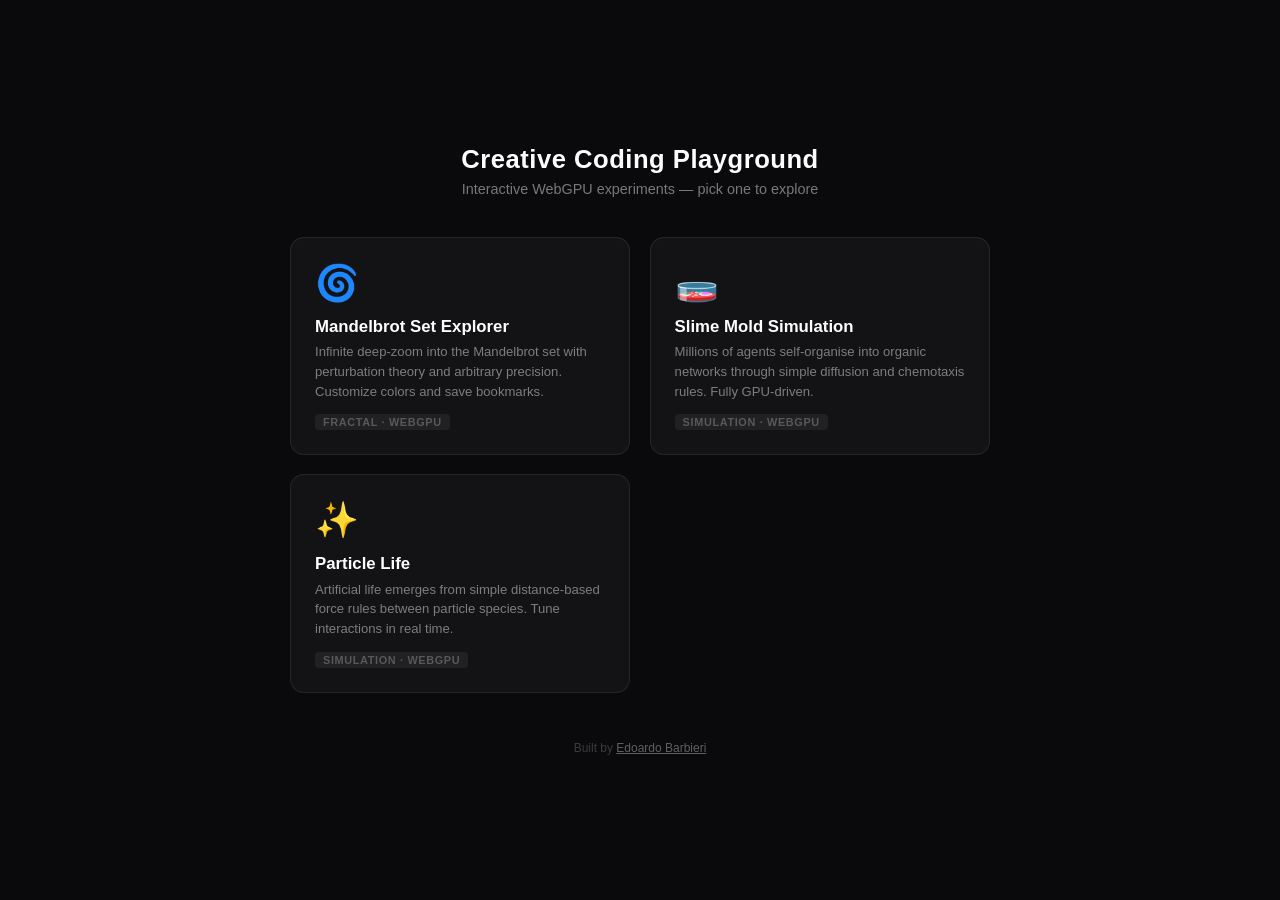
<file: index.html>
<!DOCTYPE html>
<html lang="en">
<head>
    <meta charset="UTF-8">
    <meta name="viewport" content="width=device-width, initial-scale=1.0">
    <title>Creative Coding Playground — WebGPU Experiments</title>
    <meta name="description" content="A collection of interactive creative-coding experiments running in the browser with WebGPU. Explore fractals, simulations and more.">
    <meta name="author" content="Edoardo Barbieri">
    <meta name="robots" content="index, follow">
    <link rel="canonical" href="https://edobrb.github.io/mandelbrot/">

    <!-- Open Graph -->
    <meta property="og:type" content="website">
    <meta property="og:url" content="https://edobrb.github.io/mandelbrot/">
    <meta property="og:title" content="Creative Coding Playground — WebGPU Experiments">
    <meta property="og:description" content="A collection of interactive creative-coding experiments running in the browser with WebGPU.">

    <style>
        *, *::before, *::after { margin: 0; padding: 0; box-sizing: border-box; }

        html, body {
            width: 100%; height: 100%;
            background: #0a0a0c;
            font-family: 'Segoe UI', -apple-system, BlinkMacSystemFont, Roboto, Helvetica, Arial, sans-serif;
            color: #e0e0e0;
        }

        body {
            display: flex;
            flex-direction: column;
            align-items: center;
            justify-content: center;
            min-height: 100vh;
            padding: 2rem;
        }

        h1 {
            font-size: 1.6rem;
            font-weight: 700;
            letter-spacing: 0.02em;
            margin-bottom: 0.4rem;
            color: #fff;
        }

        .subtitle {
            font-size: 0.9rem;
            color: rgba(255,255,255,0.45);
            margin-bottom: 2.5rem;
        }

        .grid {
            display: grid;
            grid-template-columns: repeat(auto-fill, minmax(280px, 1fr));
            gap: 1.2rem;
            width: 100%;
            max-width: 700px;
        }

        .card {
            display: flex;
            flex-direction: column;
            background: rgba(255,255,255,0.04);
            border: 1px solid rgba(255,255,255,0.08);
            border-radius: 14px;
            padding: 1.5rem;
            text-decoration: none;
            color: inherit;
            transition: background 0.2s, border-color 0.2s, transform 0.15s;
        }
        .card:hover {
            background: rgba(255,255,255,0.08);
            border-color: rgba(255,255,255,0.18);
            transform: translateY(-3px);
        }

        .card-icon {
            font-size: 2.2rem;
            margin-bottom: 0.8rem;
        }

        .card-title {
            font-size: 1.05rem;
            font-weight: 600;
            color: #fff;
            margin-bottom: 0.35rem;
        }

        .card-desc {
            font-size: 0.82rem;
            color: rgba(255,255,255,0.45);
            line-height: 1.5;
        }

        .card-tag {
            display: inline-block;
            margin-top: 0.8rem;
            font-size: 0.68rem;
            font-weight: 600;
            letter-spacing: 0.06em;
            text-transform: uppercase;
            color: rgba(255,255,255,0.25);
            background: rgba(255,255,255,0.06);
            border-radius: 4px;
            padding: 2px 8px;
            align-self: flex-start;
        }

        footer {
            margin-top: 3rem;
            font-size: 0.75rem;
            color: rgba(255,255,255,0.2);
        }
        footer a { color: rgba(255,255,255,0.35); }
    </style>
</head>
<body>
    <h1>Creative Coding Playground</h1>
    <p class="subtitle">Interactive WebGPU experiments — pick one to explore</p>

    <div class="grid">
        <a class="card" href="mandelbrot/index.html">
            <span class="card-icon">🌀</span>
            <span class="card-title">Mandelbrot Set Explorer</span>
            <span class="card-desc">
                Infinite deep-zoom into the Mandelbrot set with perturbation theory and arbitrary precision. Customize colors and save bookmarks.
            </span>
            <span class="card-tag">Fractal · WebGPU</span>
        </a>

        <a class="card" href="slime/index.html">
            <span class="card-icon">🧫</span>
            <span class="card-title">Slime Mold Simulation</span>
            <span class="card-desc">
                Millions of agents self-organise into organic networks through simple diffusion and chemotaxis rules. Fully GPU-driven.
            </span>
            <span class="card-tag">Simulation · WebGPU</span>
        </a>

        <a class="card" href="particlelife/index.html">
            <span class="card-icon">✨</span>
            <span class="card-title">Particle Life</span>
            <span class="card-desc">
                Artificial life emerges from simple distance-based force rules between particle species. Tune interactions in real time.
            </span>
            <span class="card-tag">Simulation · WebGPU</span>
        </a>
    </div>

    <footer>
        Built by <a href="https://github.com/edobrb">Edoardo Barbieri</a>
    </footer>
</body>
</html>
</file>
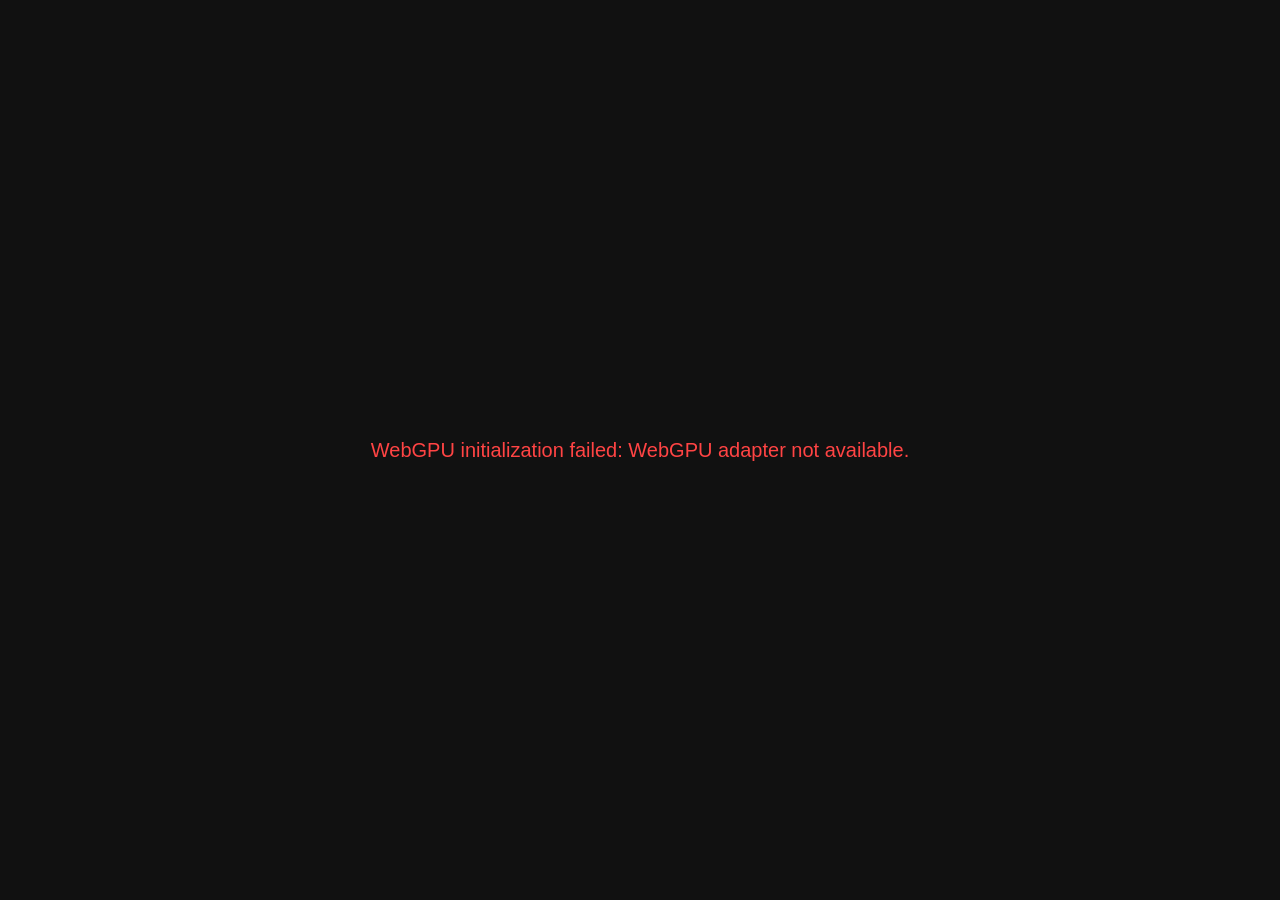
<file: mandelbrot/index.html>
<!DOCTYPE html>
<html lang="en">
<head>
    <meta charset="UTF-8">
    <meta name="viewport" content="width=device-width, initial-scale=1.0, maximum-scale=1.0, user-scalable=no">

    <title>Mandelbrot Set Explorer — Interactive Deep Zoom with WebGPU</title>
    <meta name="description" content="Explore the Mandelbrot set in real time with unlimited deep zoom. Runs entirely in your browser using WebGPU and perturbation theory for arbitrary precision. No install required.">
    <meta name="keywords" content="Mandelbrot set, fractal explorer, deep zoom, WebGPU, interactive fractal, Mandelbrot zoom, fractal viewer, complex plane, browser fractal">
    <meta name="author" content="Edoardo Barbieri">
    <meta name="robots" content="index, follow">
    <link rel="canonical" href="https://edobrb.github.io/mandelbrot/mandelbrot/">

    <!-- Open Graph -->
    <meta property="og:type" content="website">
    <meta property="og:url" content="https://edobrb.github.io/mandelbrot/mandelbrot/">
    <meta property="og:title" content="Mandelbrot Set Explorer — Interactive Deep Zoom with WebGPU">
    <meta property="og:description" content="Explore the Mandelbrot set in real time with unlimited deep zoom. Runs entirely in your browser using WebGPU and perturbation theory for arbitrary precision.">
    <meta property="og:image" content="https://edobrb.github.io/mandelbrot/screen.jpg">
    <meta property="og:image:alt" content="Deep zoom into the Mandelbrot set rendered with WebGPU">
    <meta property="og:locale" content="en_US">
    <meta property="og:site_name" content="Mandelbrot Set Explorer">

    <!-- Twitter Card -->
    <meta name="twitter:card" content="summary_large_image">
    <meta name="twitter:url" content="https://edobrb.github.io/mandelbrot/mandelbrot/">
    <meta name="twitter:title" content="Mandelbrot Set Explorer — Interactive Deep Zoom with WebGPU">
    <meta name="twitter:description" content="Explore the Mandelbrot set in real time with unlimited deep zoom. Runs entirely in your browser using WebGPU.">
    <meta name="twitter:image" content="https://edobrb.github.io/mandelbrot/screen.jpg">

    <!-- Structured data -->
    <script type="application/ld+json">
    {
      "@context": "https://schema.org",
      "@type": "WebApplication",
      "name": "Mandelbrot Set Explorer",
      "url": "https://edobrb.github.io/mandelbrot/mandelbrot/",
      "description": "Interactive Mandelbrot set explorer with unlimited deep zoom, running in the browser via WebGPU and perturbation theory.",
      "applicationCategory": "EducationalApplication",
      "operatingSystem": "Any",
      "browserRequirements": "Requires a browser with WebGPU support (Chrome 113+, Edge 113+)",
      "author": {
        "@type": "Person",
        "name": "Edoardo Barbieri"
      },
      "image": "https://edobrb.github.io/mandelbrot/screen.jpg",
      "isAccessibleForFree": true,
      "keywords": "Mandelbrot, fractal, deep zoom, WebGPU, interactive, complex plane"
    }
    </script>

    <link rel="stylesheet" href="style.css">
</head>
<body>
    <canvas id="mandelbrot-canvas"></canvas>
    <div id="error-message" class="hidden"></div>
    <div id="ui-container"></div>
    <script type="module" src="main.js"></script>
</body>
</html>
</file>
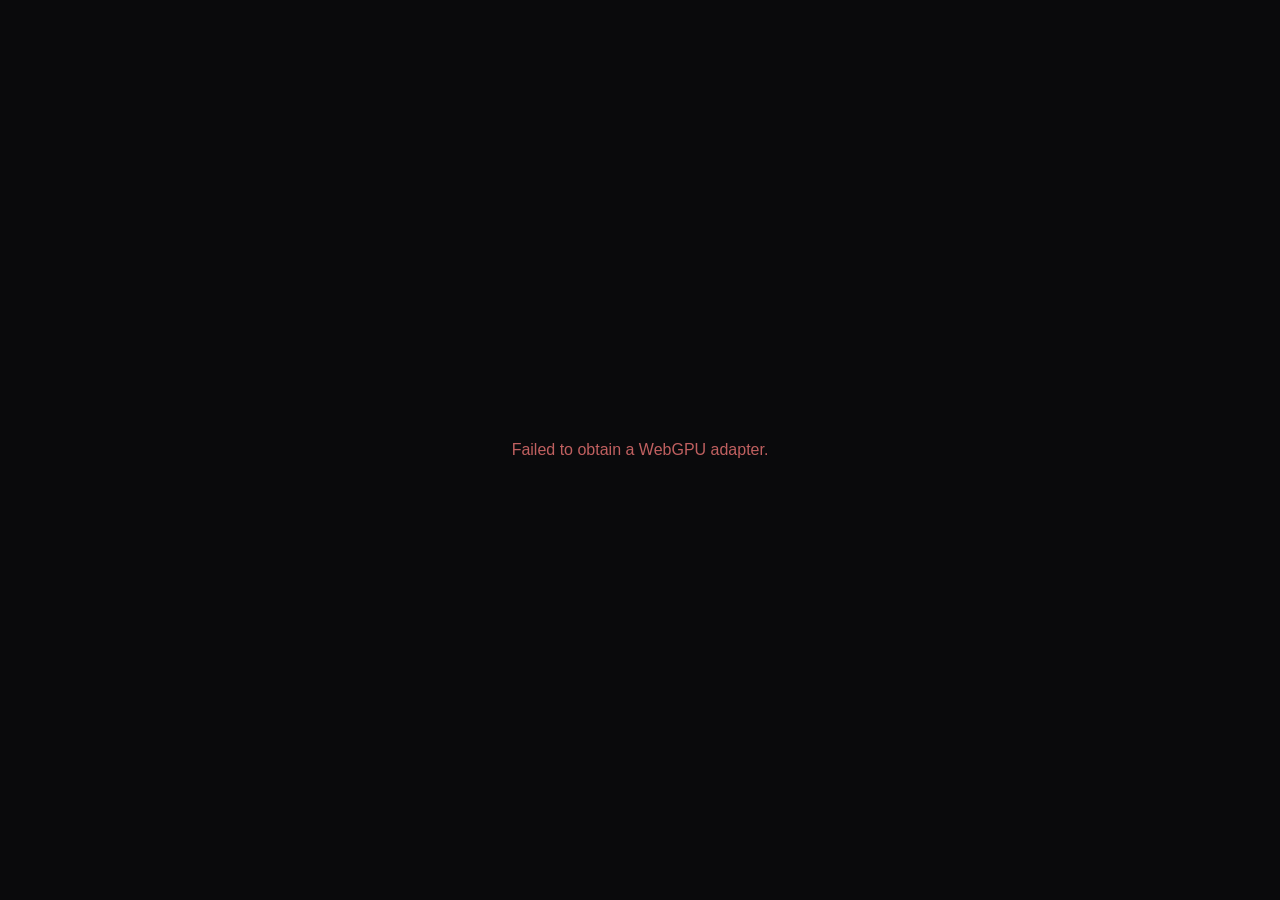
<file: particlelife/index.html>
<!DOCTYPE html>
<html lang="en">
<head>
    <meta charset="UTF-8">
    <meta name="viewport" content="width=device-width, initial-scale=1.0">
    <title>Particle Life — WebGPU</title>
    <link rel="stylesheet" href="style.css">
    <link rel="stylesheet" href="../shared/dashboard.css">
</head>
<body>
    <canvas id="particle-canvas"></canvas>
    <div id="error-message" class="hidden"></div>
    <script type="module" src="main.js"></script>
</body>
</html>
</file>
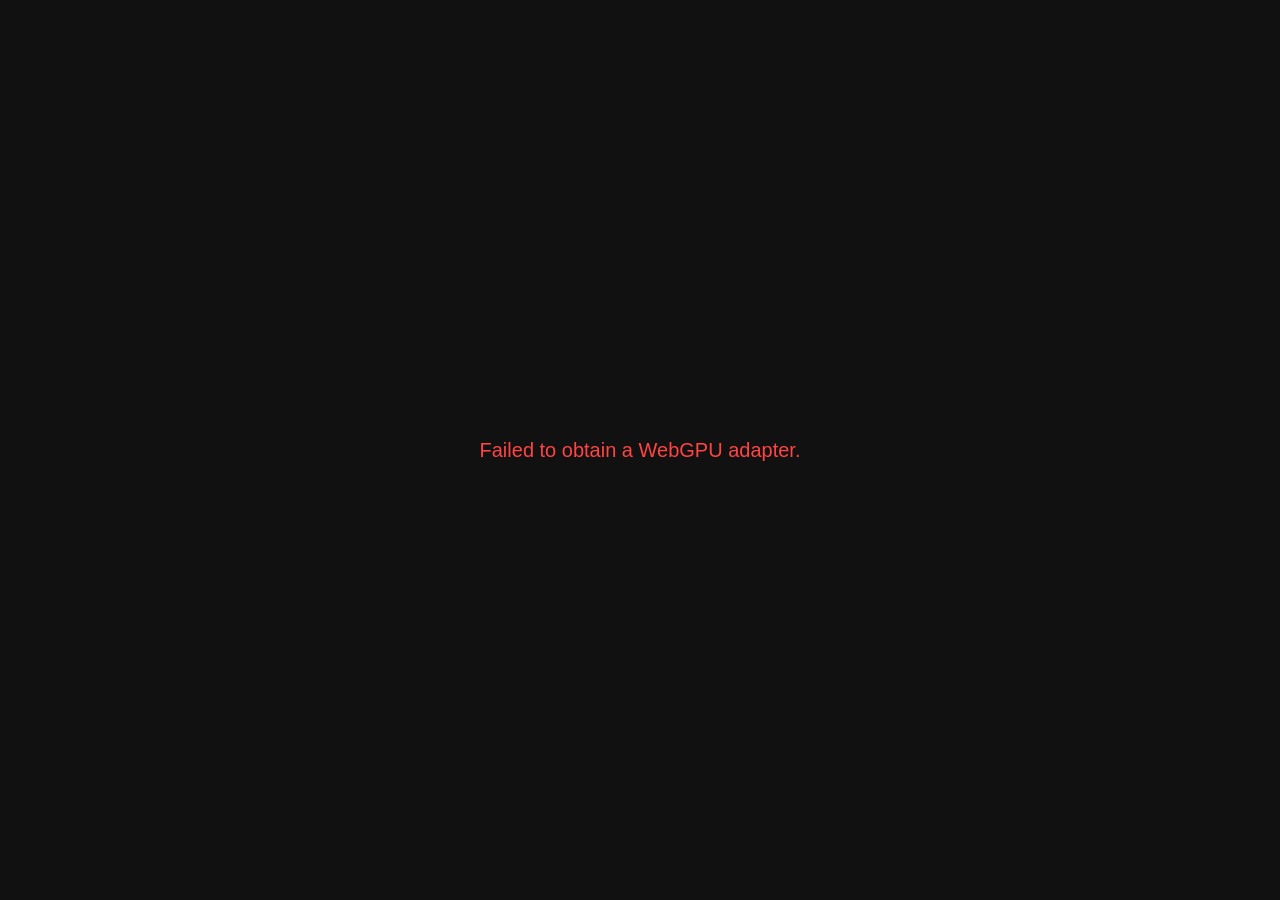
<file: slime/index.html>
<!DOCTYPE html>
<html lang="en">
<head>
    <meta charset="UTF-8">
    <meta name="viewport" content="width=device-width, initial-scale=1.0">
    <title>Slime Mold Simulation — WebGPU</title>
    <link rel="stylesheet" href="style.css">
</head>
<body>
    <canvas id="slime-canvas"></canvas>
    <div id="error-message" class="hidden"></div>
    <script type="module" src="slime.js"></script>
</body>
</html>
</file>
<file: mandelbrot/style.css>
@import url('../shared/dashboard.css');

*,
*::before,
*::after {
    margin: 0;
    padding: 0;
    box-sizing: border-box;
}

html, body {
    width: 100%;
    height: 100%;
    overflow: hidden;
    background: #000;
    font-family: 'Segoe UI', -apple-system, BlinkMacSystemFont, Roboto, Helvetica, Arial, sans-serif;
    color: #e0e0e0;
    -webkit-user-select: none;
    user-select: none;
}

/* ---------- Canvas ---------- */

#mandelbrot-canvas {
    display: block;
    width: 100%;
    height: 100%;
    cursor: crosshair;
    touch-action: none;
}

/* ---------- Error message ---------- */

#error-message {
    position: fixed;
    inset: 0;
    display: flex;
    align-items: center;
    justify-content: center;
    padding: 2rem;
    font-size: 1.25rem;
    text-align: center;
    background: #111;
    color: #f44;
    z-index: 100;
}

/* ── Bookmarks ── */

.bookmarks-list {
    margin-top: 6px;
    display: flex;
    flex-direction: column;
    gap: 4px;
}
.bookmarks-empty { font-size: 11px; color: rgba(255,255,255,0.25); padding: 4px 0; }
.bookmark-row {
    display: flex;
    align-items: center;
    gap: 6px;
    background: rgba(255,255,255,0.03);
    border: 1px solid rgba(255,255,255,0.06);
    border-radius: 6px;
    padding: 6px 8px;
    transition: background 0.1s;
}
.bookmark-row:hover { background: rgba(255,255,255,0.05); }
.bookmark-info { flex: 1; min-width: 0; }
.bookmark-name {
    font-size: 12px;
    color: #bbb;
    white-space: nowrap;
    overflow: hidden;
    text-overflow: ellipsis;
}
.bookmark-zoom {
    font-size: 10px;
    color: rgba(255,255,255,0.3);
    font-family: 'SF Mono', 'Fira Code', 'Consolas', monospace;
}

/* Help */
.dash-help {
    margin-top: 10px;
    font-size: 11px;
    color: rgba(255,255,255,0.55);
    line-height: 1.7;
}
</file>
<file: particlelife/style.css>
*, *::before, *::after { margin: 0; padding: 0; box-sizing: border-box; }
html, body {
    width: 100%;
    height: 100%;
    overflow: hidden;
    background: #000;
    font-family: 'Segoe UI', -apple-system, BlinkMacSystemFont, Roboto, Helvetica, Arial, sans-serif;
    color: #e0e0e0;
    -webkit-user-select: none;
    user-select: none;
}
#particle-canvas { width: 100%; height: 100%; display: block; }
.hidden { display: none !important; }

#error-message {
    position: fixed;
    inset: 0;
    display: flex;
    align-items: center;
    justify-content: center;
    background: #0a0a0c;
    color: #c06060;
    font-family: 'Segoe UI', -apple-system, BlinkMacSystemFont, Roboto, Helvetica, Arial, sans-serif;
    font-size: 16px;
    padding: 2rem;
    text-align: center;
    z-index: 100;
}

/* ── Bookmarks ── */

.bookmarks-list {
    margin-top: 6px;
    display: flex;
    flex-direction: column;
    gap: 4px;
}
.bookmarks-empty { font-size: 11px; color: rgba(255,255,255,0.25); padding: 4px 0; }
.bookmark-row {
    display: flex;
    align-items: center;
    gap: 6px;
    background: rgba(255,255,255,0.03);
    border: 1px solid rgba(255,255,255,0.06);
    border-radius: 6px;
    padding: 6px 8px;
    transition: background 0.1s;
}
.bookmark-row:hover { background: rgba(255,255,255,0.05); }
.bookmark-info { flex: 1; min-width: 0; }
.bookmark-name {
    font-size: 12px;
    color: #bbb;
    white-space: nowrap;
    overflow: hidden;
    text-overflow: ellipsis;
}
.bookmark-zoom {
    font-size: 10px;
    color: rgba(255,255,255,0.3);
    font-family: 'SF Mono', 'Fira Code', 'Consolas', monospace;
}
</file>
<file: shared/dashboard.css>
/* ──────────────────────────────────────────────────────────────
   dashboard.css — Shared dashboard styles for all projects.
   ────────────────────────────────────────────────────────────── */

/* ---------- Dashboard panel ---------- */

.dashboard {
    position: fixed;
    top: 12px;
    left: 12px;
    background: rgba(12, 12, 14, 0.92);
    backdrop-filter: blur(16px);
    -webkit-backdrop-filter: blur(16px);
    border: 1px solid rgba(255, 255, 255, 0.08);
    border-radius: 12px;
    padding: 16px;
    z-index: 50;
    pointer-events: auto;
    font-size: 12px;
    line-height: 1.5;
    width: 340px;
    max-height: calc(100vh - 64px);
    overflow-y: auto;
    scrollbar-width: thin;
    scrollbar-color: rgba(255,255,255,0.10) transparent;
    color: #b0b0b0;
    box-shadow: 0 8px 32px rgba(0, 0, 0, 0.4);
}
.dashboard.hidden { display: none; }

/* Dashboard header row (home button + title) */
.dash-header {
    display: flex;
    align-items: center;
    gap: 8px;
    margin: 0 0 12px;
}

.dash-home-btn {
    flex-shrink: 0;
    display: inline-flex;
    align-items: center;
    justify-content: center;
    width: 22px;
    height: 22px;
    font-size: 14px;
    color: rgba(255, 255, 255, 0.45);
    text-decoration: none;
    border-radius: 5px;
    transition: color 0.15s, background 0.15s;
}
.dash-home-btn:hover {
    color: #fff;
    background: rgba(255, 255, 255, 0.1);
}

/* Dashboard title */
.dash-title {
    font-size: 13px;
    font-weight: 700;
    color: #fff;
    margin: 0;
    padding: 0;
    letter-spacing: 0.02em;
}

/* ---------- Collapsible sections ---------- */

.dash-section-header {
    display: flex;
    align-items: center;
    justify-content: space-between;
    font-size: 10px;
    font-weight: 600;
    letter-spacing: 0.08em;
    text-transform: uppercase;
    color: rgba(255, 255, 255, 0.28);
    margin: 14px 0 8px;
    padding-bottom: 6px;
    border-bottom: 1px solid rgba(255,255,255,0.06);
    cursor: pointer;
    user-select: none;
}
.dash-section-header:hover { color: rgba(255, 255, 255, 0.5); }
.dash-chevron { font-size: 8px; }
.dash-section-body.collapsed { display: none; }

/* ---------- Stats grid ---------- */

.dash-stats {
    display: grid;
    grid-template-columns: auto 1fr;
    column-gap: 12px;
    row-gap: 4px;
    padding: 2px 0;
}
.stat-label {
    color: rgba(255, 255, 255, 0.35);
    font-size: 11px;
    white-space: nowrap;
    line-height: 1.6;
}
.stat-value {
    color: rgba(255, 255, 255, 0.65);
    font-family: 'SF Mono', 'Fira Code', 'Consolas', monospace;
    font-size: 11px;
    overflow: hidden;
    text-overflow: ellipsis;
    white-space: nowrap;
    line-height: 1.6;
}
input.stat-input {
    background: transparent;
    border: none;
    border-bottom: 1px solid rgba(255, 255, 255, 0.15);
    outline: none;
    width: 100%;
    padding: 0;
    cursor: text;
}
input.stat-input:focus {
    border-bottom-color: rgba(255, 255, 255, 0.5);
    color: #fff;
}

/* ---------- Setting rows ---------- */

.dash-row {
    display: flex;
    align-items: center;
    gap: 10px;
    margin-bottom: 8px;
}
.dash-row--wrap { flex-wrap: wrap; }
.dash-row--checkbox { margin-top: -4px; margin-bottom: 10px; }
.dash-label--minor { font-size: 10.5px; opacity: 0.7; }
.dash-checkbox { width: 13px; height: 13px; accent-color: #4a9eff; cursor: pointer; flex-shrink: 0; }

.dash-label {
    color: rgba(255, 255, 255, 0.5);
    font-size: 11.5px;
    white-space: nowrap;
    flex-shrink: 0;
    width: 120px;
}

/* ---------- Segmented control ---------- */

.seg-control {
    display: flex;
    background: rgba(255,255,255,0.04);
    border: 1px solid rgba(255,255,255,0.08);
    border-radius: 8px;
    overflow: hidden;
    padding: 3px;
    gap: 2px;
}
.seg-btn {
    flex: 1;
    background: transparent;
    border: none;
    color: rgba(255,255,255,0.4);
    font-size: 11.5px;
    padding: 6px 12px;
    cursor: pointer;
    border-radius: 6px;
    transition: background 0.15s, color 0.15s;
}
.seg-btn + .seg-btn { border-left: none; }
.seg-btn.active {
    background: rgba(255,255,255,0.14);
    color: #e8e8e8;
    box-shadow: 0 1px 4px rgba(0,0,0,0.2);
}
.seg-btn:hover:not(.active) { background: rgba(255,255,255,0.06); }

/* ---------- Slider + number group ---------- */

.dash-slider-group {
    display: flex;
    align-items: center;
    gap: 8px;
    flex: 1;
    min-width: 0;
}
.dash-slider {
    flex: 1;
    height: 3px;
    accent-color: rgba(255,255,255,0.5);
    cursor: pointer;
    min-width: 0;
}
.dash-number {
    width: 54px;
    flex-shrink: 0;
    background: rgba(255,255,255,0.05);
    border: 1px solid rgba(255,255,255,0.10);
    border-radius: 5px;
    color: #ccc;
    font-size: 11px;
    font-family: 'SF Mono', 'Fira Code', 'Consolas', monospace;
    padding: 3px 6px;
    text-align: right;
    outline: none;
    transition: border-color 0.15s;
}
.dash-number:focus { border-color: rgba(255,255,255,0.30); }

/* ---------- Generic buttons ---------- */

.dash-btn {
    background: rgba(255,255,255,0.06);
    border: 1px solid rgba(255,255,255,0.10);
    border-radius: 6px;
    color: #b0b0b0;
    font-size: 11px;
    padding: 5px 10px;
    cursor: pointer;
    white-space: nowrap;
    transition: background 0.15s, border-color 0.15s;
}
.dash-btn:hover { background: rgba(255,255,255,0.12); border-color: rgba(255,255,255,0.16); }
.dash-btn--danger { color: #c06060; border-color: rgba(200,70,70,0.18); }
.dash-btn--danger:hover { background: rgba(200,70,70,0.12); border-color: rgba(200,70,70,0.28); }
.dash-btn--go {
    padding: 5px 8px;
    color: #6bc;
    border-color: rgba(80,180,220,0.18);
    flex-shrink: 0;
}
.dash-btn--go:hover { background: rgba(80,180,220,0.10); border-color: rgba(80,180,220,0.28); }
.dash-btn--icon {
    padding: 3px 7px;
    font-size: 13px;
    line-height: 1.2;
    flex-shrink: 0;
}

/* ---------- Text input ---------- */

.dash-text-input {
    flex: 1;
    min-width: 0;
    background: rgba(255,255,255,0.05);
    border: 1px solid rgba(255,255,255,0.10);
    border-radius: 6px;
    color: #ccc;
    font-size: 12px;
    padding: 5px 8px;
    outline: none;
    transition: border-color 0.15s;
}
.dash-text-input:focus { border-color: rgba(255,255,255,0.30); }

/* ---------- Action bar ---------- */

.action-bar {
    display: flex;
    flex-wrap: wrap;
    gap: 6px;
    margin-top: 14px;
    padding-top: 10px;
    border-top: 1px solid rgba(255,255,255,0.06);
}
.action-btn { flex: 1 1 calc(50% - 3px); justify-content: center; text-align: center; }

/* ---------- Floating toggle button ---------- */

.float-toggle-btn {
    position: fixed;
    bottom: 20px;
    right: 20px;
    z-index: 60;
    width: 48px;
    height: 48px;
    border-radius: 50%;
    background: rgba(12, 12, 14, 0.92);
    backdrop-filter: blur(16px);
    -webkit-backdrop-filter: blur(16px);
    border: 1px solid rgba(255, 255, 255, 0.12);
    color: #ccc;
    font-size: 20px;
    cursor: pointer;
    display: flex;
    align-items: center;
    justify-content: center;
    transition: background 0.15s, color 0.15s, border-color 0.15s;
    touch-action: manipulation;
    box-shadow: 0 4px 16px rgba(0, 0, 0, 0.3);
}
.float-toggle-btn:hover,
.float-toggle-btn.panel-open {
    background: rgba(50, 50, 55, 0.95);
    color: #fff;
    border-color: rgba(255,255,255,0.2);
}

/* ---------- Gradient Editor ---------- */

.ge {
    margin-bottom: 4px;
}

.ge-toolbar {
    display: flex;
    align-items: center;
    justify-content: space-between;
    margin-bottom: 6px;
}

.ge-hint {
    font-size: 11px;
    color: rgba(255, 255, 255, 0.55);
    font-style: italic;
}

.ge-dice {
    padding: 2px 7px;
    font-size: 14px;
    line-height: 1;
}

.ge-track {
    cursor: crosshair;
    border-radius: 6px;
    border: 1px solid rgba(255, 255, 255, 0.08);
    overflow: visible;
}

.ge-canvas {
    display: block;
    width: 100%;
    height: 28px;
    border-radius: 5px 5px 0 0;
    pointer-events: none;
}

.ge-rail {
    position: relative;
    height: 24px;
    background: rgba(255, 255, 255, 0.025);
    border-top: 1px solid rgba(255, 255, 255, 0.05);
    border-radius: 0 0 5px 5px;
    overflow: visible;
}

.ge-handle {
    position: absolute;
    bottom: 3px;
    transform: translateX(-50%);
    width: 14px;
    height: 14px;
    background: var(--stop-color);
    border: 2px solid rgba(255, 255, 255, 0.5);
    border-radius: 50%;
    cursor: pointer;
    z-index: 5;
    transition: transform 0.12s ease, border-color 0.12s, box-shadow 0.12s;
    box-shadow: 0 1px 4px rgba(0, 0, 0, 0.45);
    touch-action: none;
    outline: none;
}

.ge-handle::before {
    content: '';
    position: absolute;
    bottom: 100%;
    left: 50%;
    transform: translateX(-50%);
    width: 2px;
    height: 5px;
    background: var(--stop-color);
    border-radius: 1px;
    opacity: 0.65;
    transition: opacity 0.12s;
}

.ge-handle:hover {
    transform: translateX(-50%) scale(1.2);
    border-color: #fff;
    box-shadow: 0 0 0 3px rgba(255, 255, 255, 0.08), 0 2px 8px rgba(0, 0, 0, 0.5);
    z-index: 10;
}
.ge-handle:hover::before { opacity: 1; }

.ge-rail--dragging .ge-handle:not(.ge-handle--dragging) {
    pointer-events: none;
}
.ge-rail--dragging .ge-handle:not(.ge-handle--dragging):hover {
    transform: translateX(-50%);
    border-color: rgba(255, 255, 255, 0.5);
    box-shadow: 0 1px 4px rgba(0, 0, 0, 0.45);
    z-index: 5;
}

.ge-handle--active {
    border-color: #fff;
    box-shadow: 0 0 0 3px rgba(255, 255, 255, 0.15), 0 2px 8px rgba(0, 0, 0, 0.5);
    z-index: 10;
}

.ge-handle--dragging {
    transform: translateX(-50%) scale(1.25);
    border-color: #fff;
    box-shadow: 0 0 0 4px rgba(255, 255, 255, 0.12), 0 3px 12px rgba(0, 0, 0, 0.6);
    z-index: 20;
    transition: none;
    cursor: ew-resize;
}

.ge-handle--endpoint {
    border-radius: 3px;
    width: 12px;
    height: 12px;
    bottom: 4px;
}

.ge-handle:focus-visible {
    box-shadow: 0 0 0 3px rgba(100, 150, 255, 0.4), 0 2px 8px rgba(0, 0, 0, 0.5);
}

.ge-editor {
    max-height: 0;
    overflow: hidden;
    opacity: 0;
    transition: max-height 0.2s ease, opacity 0.15s ease, margin 0.2s ease;
    margin-top: 0;
}

.ge-editor--open {
    max-height: 120px;
    opacity: 1;
    margin-top: 8px;
    background: rgba(255, 255, 255, 0.03);
    border: 1px solid rgba(255, 255, 255, 0.08);
    border-radius: 6px;
    padding: 8px 10px;
}

.ge-editor__header {
    display: flex;
    align-items: center;
    justify-content: space-between;
    font-size: 10px;
    font-weight: 600;
    text-transform: uppercase;
    letter-spacing: 0.05em;
    color: rgba(255, 255, 255, 0.3);
    margin-bottom: 6px;
}

.ge-editor__close {
    background: none;
    border: none;
    color: rgba(255, 255, 255, 0.3);
    font-size: 15px;
    cursor: pointer;
    padding: 0 2px;
    line-height: 1;
    transition: color 0.1s;
}
.ge-editor__close:hover { color: rgba(255, 255, 255, 0.7); }

.ge-editor__color-row {
    display: flex;
    align-items: center;
    gap: 8px;
}

.ge-editor__picker {
    width: 36px;
    height: 28px;
    border: 1px solid rgba(255, 255, 255, 0.12);
    border-radius: 4px;
    cursor: pointer;
    padding: 2px;
    background: transparent;
    flex-shrink: 0;
}

.ge-editor__hex {
    width: 80px;
    flex-shrink: 0;
    background: rgba(255, 255, 255, 0.05);
    border: 1px solid rgba(255, 255, 255, 0.10);
    border-radius: 4px;
    color: #ccc;
    font-family: 'SF Mono', 'Fira Code', 'Consolas', monospace;
    font-size: 11px;
    padding: 5px 8px;
    outline: none;
    transition: border-color 0.15s;
}
.ge-editor__hex:focus { border-color: rgba(255, 255, 255, 0.3); }

.ge-editor__delete {
    margin-left: auto;
    flex-shrink: 0;
}

/* ---------- Utility ---------- */

.hidden {
    display: none !important;
}
</file>
<file: slime/style.css>
@import url('../shared/dashboard.css');

*,
*::before,
*::after {
    margin: 0;
    padding: 0;
    box-sizing: border-box;
}

html, body {
    width: 100%;
    height: 100%;
    overflow: hidden;
    background: #000;
    font-family: 'Segoe UI', -apple-system, BlinkMacSystemFont, Roboto, Helvetica, Arial, sans-serif;
    color: #e0e0e0;
    -webkit-user-select: none;
    user-select: none;
}

/* ---------- Canvas ---------- */

#slime-canvas {
    display: block;
    width: 100%;
    height: 100%;
    touch-action: none;
}

/* ---------- Error message ---------- */

#error-message {
    position: fixed;
    inset: 0;
    display: flex;
    align-items: center;
    justify-content: center;
    padding: 2rem;
    font-size: 1.25rem;
    text-align: center;
    background: #111;
    color: #f44;
    z-index: 100;
}
</file>
